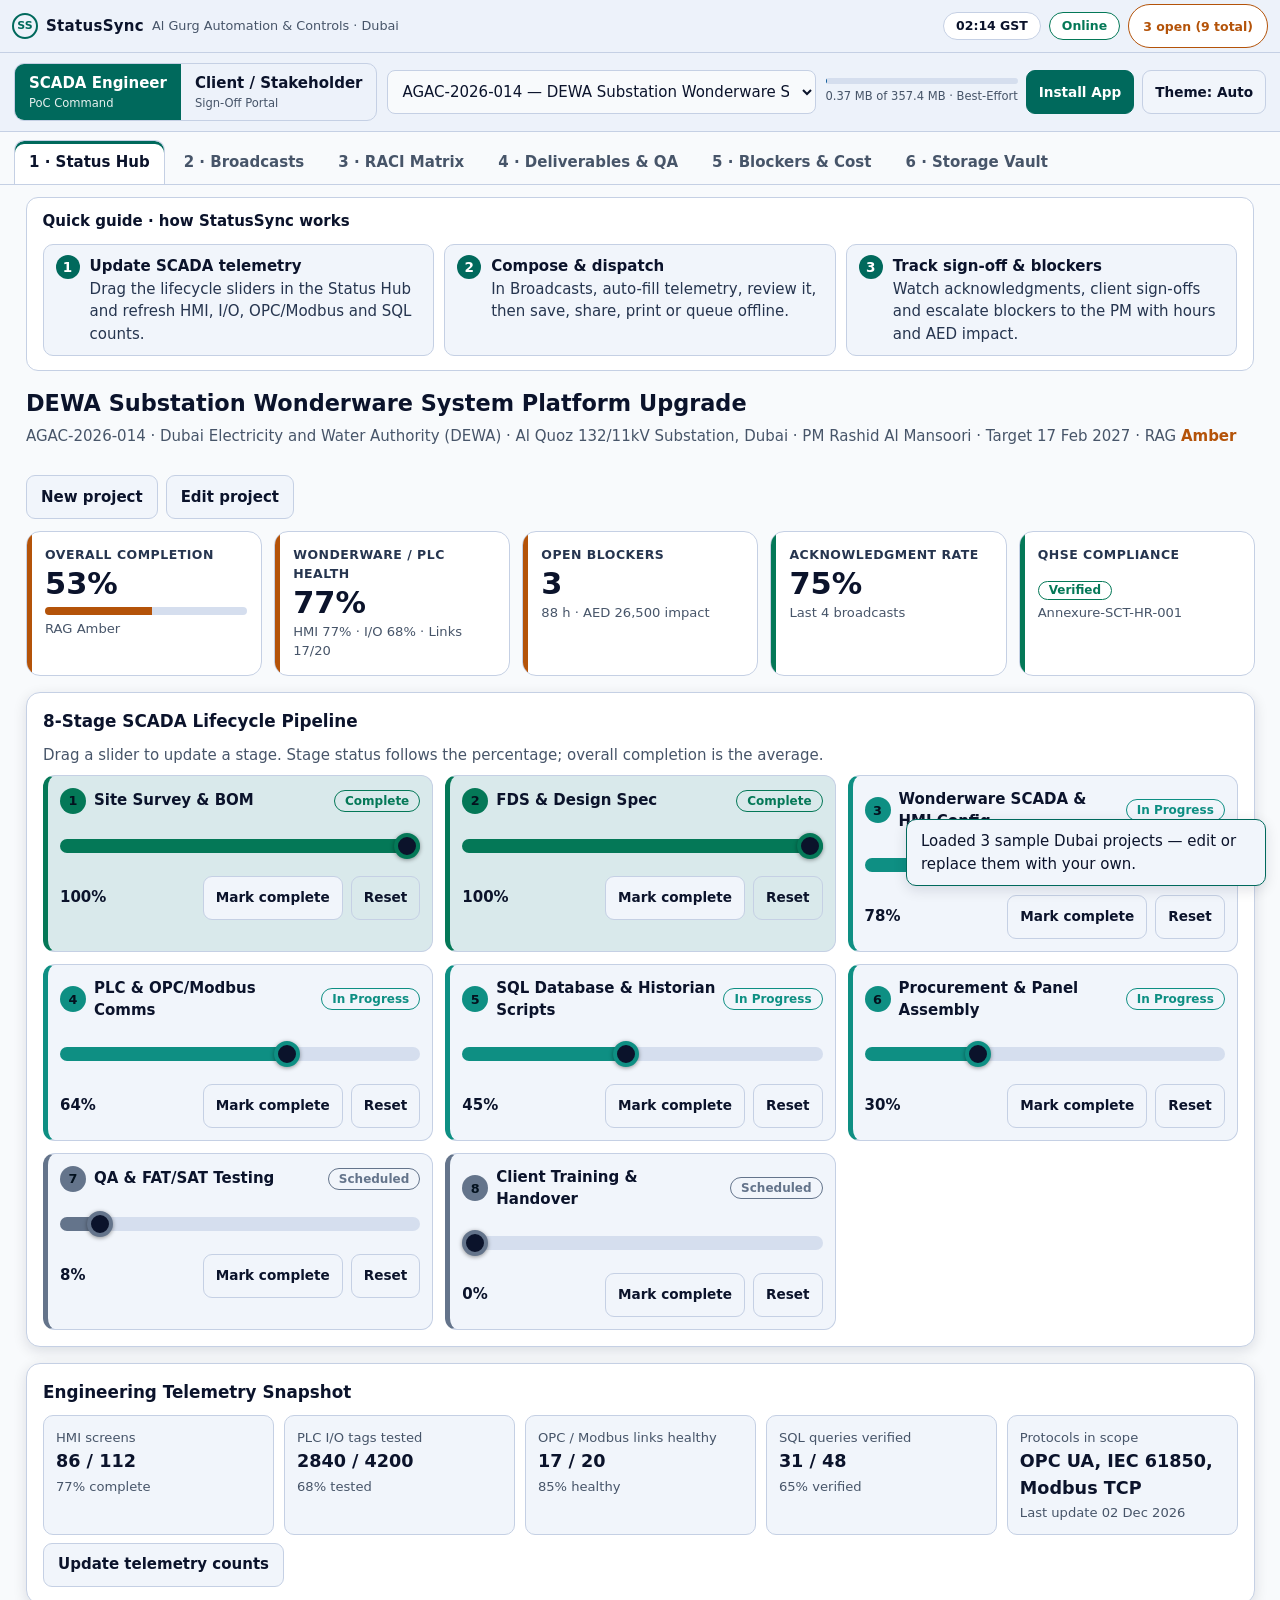
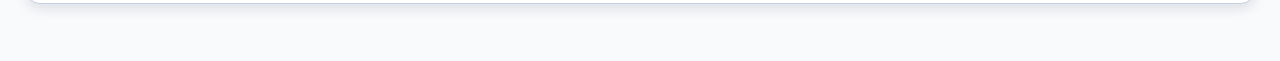
<file: index.html>
<!doctype html>
<html lang="en" data-theme="dark">
<head>
<meta charset="utf-8">
<meta name="viewport" content="width=device-width, initial-scale=1, viewport-fit=cover">
<title>StatusSync — SCADA Project Status &amp; Client Communication Hub</title>
<meta name="description" content="StatusSync Portal: SCADA project status broadcasts, RACI, deliverables and blocker escalation for Al Gurg Automation and Controls, Dubai.">
<meta name="theme-color" content="#0B132B" media="(prefers-color-scheme: dark)">
<meta name="theme-color" content="#F8FAFC" media="(prefers-color-scheme: light)">
<script>
/* Apply saved or system theme before first paint (no flash, no layout shift). */
(function () {
  var t = null;
  try { t = localStorage.getItem('ss_theme'); } catch (e) {}
  if (t !== 'light' && t !== 'dark') t = window.matchMedia && matchMedia('(prefers-color-scheme: light)').matches ? 'light' : 'dark';
  document.documentElement.setAttribute('data-theme', t);
  var c = t === 'light' ? '#F8FAFC' : '#0B132B';
  document.querySelectorAll('meta[name="theme-color"]').forEach(function (m) { m.setAttribute('content', c); });
})();
</script>
<meta name="color-scheme" content="dark light">
<link rel="manifest" href="./manifest.webmanifest">
<link rel="icon" href="./favicon.ico" sizes="any">
<link rel="icon" type="image/svg+xml" href="./favicon.svg">
<link rel="icon" type="image/png" sizes="32x32" href="./icons/favicon-32x32.png">
<link rel="icon" type="image/png" sizes="16x16" href="./icons/favicon-16x16.png">
<meta name="apple-mobile-web-app-capable" content="yes">
<meta name="mobile-web-app-capable" content="yes">
<meta name="apple-mobile-web-app-status-bar-style" content="black-translucent">
<meta name="apple-mobile-web-app-title" content="StatusSync">
<link rel="apple-touch-icon" href="./apple-touch-icon.png">
<link rel="stylesheet" href="./css/styles.css">
</head>
<body data-persona="engineer">
<a class="skip" href="#main">Skip to main content</a>

<div id="titlebar" role="banner">
  <div class="tb-brand"><span class="tb-logo" aria-hidden="true">SS</span><span class="tb-name">StatusSync</span><span class="tb-sub">Al Gurg Automation &amp; Controls · Dubai</span></div>
  <div class="tb-right">
    <span id="tbClock" class="pill" title="Dubai time (GST)">--:--</span>
    <span id="netPill" class="pill ok" role="status">Online</span>
    <button type="button" id="badgePill" class="pill" aria-live="polite" title="Open blockers: this project (portfolio total). Click to view the Blockers board.">0 Open</button>
  </div>
</div>

<div id="updateBanner" class="update-banner" role="status" hidden>
  <span>New version available.</span>
  <button type="button" id="updateBtn" class="btn small primary">Refresh</button>
  <button type="button" id="updateDismiss" class="btn small ghost" aria-label="Dismiss update notice">Later</button>
</div>

<header class="cmdbar">
  <div class="persona" role="group" aria-label="Viewing mode">
    <button type="button" class="seg active" data-persona="engineer" aria-pressed="true">SCADA Engineer <small>PoC Command</small></button>
    <button type="button" class="seg" data-persona="client" aria-pressed="false">Client / Stakeholder <small>Sign-Off Portal</small></button>
  </div>
  <div class="cmd-project">
    <label for="projectSelect" class="sr">Project</label>
    <select id="projectSelect" aria-label="Select project"></select>
  </div>
  <div class="cmd-actions">
    <div class="mini-gauge" id="miniGauge" title="Storage usage" aria-live="polite">
      <div class="mini-track"><span id="miniFill"></span></div>
      <small id="miniText">Storage…</small>
    </div>
    <button type="button" id="installBtn" class="btn small primary" hidden>Install App</button>
    <button type="button" id="themeBtn" class="btn small" aria-label="Change theme: auto, light or dark">Theme: Auto</button>
  </div>
</header>

<div id="modeBar" class="mode-bar" role="region" aria-label="Viewing mode" hidden>
  <p><strong>Client &amp; Stakeholder Sign-Off View (read-only telemetry).</strong> You can acknowledge broadcasts, sign off deliverables and export transmittals. Switch to SCADA Engineer Command Mode to edit progress, compose broadcasts or manage blockers.</p>
  <button type="button" class="btn small primary" id="modeSwitchBtn">Switch to Engineer Mode</button>
  <button type="button" class="btn small ghost" id="modeDismissBtn" aria-label="Dismiss this notice">Dismiss</button>
</div>

<nav class="tabs" role="tablist" aria-label="Portal sections">
  <button role="tab" id="tab-dashboard" aria-controls="panel-dashboard" aria-selected="true" data-tab="dashboard">1 · Status Hub</button>
  <button role="tab" id="tab-broadcast" aria-controls="panel-broadcast" aria-selected="false" tabindex="-1" data-tab="broadcast">2 · Broadcasts</button>
  <button role="tab" id="tab-raci" aria-controls="panel-raci" aria-selected="false" tabindex="-1" data-tab="raci">3 · RACI Matrix</button>
  <button role="tab" id="tab-deliverables" aria-controls="panel-deliverables" aria-selected="false" tabindex="-1" data-tab="deliverables">4 · Deliverables &amp; QA</button>
  <button role="tab" id="tab-blockers" aria-controls="panel-blockers" aria-selected="false" tabindex="-1" data-tab="blockers">5 · Blockers &amp; Cost</button>
  <button role="tab" id="tab-vault" class="engineer-only" aria-controls="panel-vault" aria-selected="false" tabindex="-1" data-tab="vault">6 · Storage Vault</button>
</nav>

<details class="guide" id="guide" open>
  <summary>Quick guide · how StatusSync works</summary>
  <ol>
    <li><b>Update SCADA telemetry</b>Drag the lifecycle sliders in the Status Hub and refresh HMI, I/O, OPC/Modbus and SQL counts.</li>
    <li><b>Compose &amp; dispatch</b>In Broadcasts, auto-fill telemetry, review it, then save, share, print or queue offline.</li>
    <li><b>Track sign-off &amp; blockers</b>Watch acknowledgments, client sign-offs and escalate blockers to the PM with hours and AED impact.</li>
  </ol>
</details>

<main id="main" tabindex="-1">
<div class="skel" id="skel" aria-hidden="true"><div></div><div></div><div></div></div>

  <!-- TAB 1 -->
  <section id="panel-dashboard" role="tabpanel" aria-labelledby="tab-dashboard">
    <div class="section-head">
      <div>
        <h1 id="projTitle">Project</h1>
        <p id="projMeta" class="muted"></p>
      </div>
      <div class="row-actions engineer-only">
        <button type="button" class="btn" id="newProjectBtn">New project</button>
        <button type="button" class="btn" id="editProjectBtn">Edit project</button>
      </div>
    </div>
    <div id="kpiGrid" class="kpi-grid" aria-live="polite"></div>
    <div class="card">
      <h2>8-Stage SCADA Lifecycle Pipeline</h2>
      <p class="muted client-hide">Drag a slider to update a stage. Stage status follows the percentage; overall completion is the average.</p>
      <ol id="pipeline" class="pipeline"></ol>
    </div>
    <div class="card" id="telemetryCard">
      <h2>Engineering Telemetry Snapshot</h2>
      <div id="telemetryGrid" class="tele-grid"></div>
      <div class="row-actions engineer-only"><button type="button" class="btn" id="editTelemetryBtn">Update telemetry counts</button></div>
    </div>
  </section>

  <!-- TAB 2 -->
  <section id="panel-broadcast" role="tabpanel" aria-labelledby="tab-broadcast" hidden>
    <div class="section-head"><h1>Status Broadcast &amp; Transmittal</h1></div>
    <div class="card engineer-only" id="composerCard">
      <h2>Compose status update</h2>
      <form id="composerForm" autocomplete="off">
        <div class="grid-3">
          <label>Update type
            <select id="cmpType"><option>Weekly</option><option>Daily</option><option>Milestone</option><option>Urgent</option></select>
          </label>
          <label>Report reference
            <input id="cmpRef" type="text" required>
          </label>
          <label>Document control no.
            <input id="cmpDoc" type="text" readonly>
          </label>
        </div>
        <fieldset class="chips">
          <legend>Send to (by role)</legend>
          <div id="cmpRoles"></div>
        </fieldset>
        <label>Executive summary<textarea id="cmpSummary" rows="2" required></textarea></label>
        <div class="grid-compose">
          <label>Wonderware SCADA / HMI progress<textarea id="cmpScada" rows="2"></textarea></label>
          <label>PLC &amp; OPC/Modbus communication status<textarea id="cmpPlc" rows="2"></textarea></label>
          <label>SQL database &amp; Historian status<textarea id="cmpSql" rows="2"></textarea></label>
          <label>Site survey / BOM / procurement<textarea id="cmpBom" rows="2"></textarea></label>
          <label class="span-2">QA &amp; QHSE notes (Annexure-SCT-HR-001)<textarea id="cmpQa" rows="2"></textarea></label>
        </div>
        <div class="row-actions wrap composer-actions">
          <button type="button" class="btn" id="autoFillBtn">Auto-fill engineering telemetry</button>
          <button type="submit" class="btn primary" id="saveBroadcastBtn">Save to portal feed</button>
          <button type="button" class="btn" id="copyWaBtn">Copy WhatsApp / Teams brief</button>
          <button type="button" class="btn" id="shareBtn">Share…</button>
          <button type="button" class="btn" id="printBtn">Printable / PDF transmittal</button>
          <button type="button" class="btn" id="queueBtn">Queue offline (background sync)</button>
        </div>
        <p id="composerMsg" class="muted" role="status"></p>
      </form>
    </div>
    <div class="card">
      <h2>Broadcast history</h2>
      <div class="filters">
        <label class="sr" for="histSearch">Search broadcasts</label>
        <input id="histSearch" type="search" placeholder="Search reference or summary…">
        <label class="sr" for="histQuarter">Quarter</label>
        <select id="histQuarter"><option value="">All quarters</option></select>
        <label class="check"><input type="checkbox" id="histArchive"> Include cold archive</label>
      </div>
      <ul id="historyList" class="timeline"></ul>
      <div class="row-actions"><button type="button" class="btn" id="histMore" hidden>Load older entries</button></div>
    </div>
  </section>

  <!-- TAB 3 -->
  <section id="panel-raci" role="tabpanel" aria-labelledby="tab-raci" hidden>
    <div class="section-head">
      <h1>Participant &amp; Stakeholder RACI Matrix</h1>
      <div class="row-actions engineer-only">
        <button type="button" class="btn" id="addParticipantBtn">Add participant</button>
        <button type="button" class="btn" id="pickContactBtn">Pick from contacts</button>
      </div>
    </div>
    <div class="card">
      <div class="filters">
        <label for="raciFilter" class="sr">Filter by RACI</label>
        <select id="raciFilter">
          <option value="">All RACI roles</option><option value="R">Responsible</option><option value="A">Accountable</option>
          <option value="C">Consulted</option><option value="I">Informed</option>
        </select>
        <label for="raciRole" class="sr">Filter by role</label>
        <select id="raciRole"><option value="">All roles</option></select>
      </div>
      <div class="table-wrap">
        <table class="grid" id="raciTable">
          <thead><tr><th>Name</th><th>Organisation</th><th>Role</th><th>RACI</th><th>Preferred channel</th><th>Last contacted</th><th>Days since status</th><th class="engineer-only">Actions</th></tr></thead>
          <tbody></tbody>
        </table>
      </div>
    </div>
    <div class="card">
      <h2>Communication log</h2>
      <ul id="commList" class="timeline"></ul>
      <div class="row-actions"><button type="button" class="btn" id="commMore" hidden>Load older entries</button></div>
    </div>
  </section>

  <!-- TAB 4 -->
  <section id="panel-deliverables" role="tabpanel" aria-labelledby="tab-deliverables" hidden>
    <div class="section-head">
      <h1>SCADA Deliverables, BOM &amp; QA Tracker</h1>
      <div class="row-actions">
        <button type="button" class="btn engineer-only" id="addDeliverableBtn">Add deliverable</button>
        <button type="button" class="btn" id="exportDeliverablesBtn">Export CSV</button>
      </div>
    </div>
    <div class="card">
      <div class="filters">
        <label for="delCategory" class="sr">Category</label>
        <select id="delCategory"><option value="">All categories</option></select>
        <label for="delStatus" class="sr">Status</label>
        <select id="delStatus"><option value="">All statuses</option><option>Not Started</option><option>In Progress</option><option>Blocked</option><option>Complete</option></select>
      </div>
      <div id="deliverableList"></div>
    </div>
  </section>

  <!-- TAB 5 -->
  <section id="panel-blockers" role="tabpanel" aria-labelledby="tab-blockers" hidden>
    <div class="section-head">
      <h1>PM Blocker, Working Hours &amp; Expenditure Board</h1>
      <div class="row-actions engineer-only"><button type="button" class="btn primary" id="addBlockerBtn">Log blocker</button></div>
    </div>
    <div id="blockerKpis" class="kpi-grid small"></div>
    <div id="blockerBoard" class="board"></div>
  </section>

  <!-- TAB 6 -->
  <section id="panel-vault" role="tabpanel" aria-labelledby="tab-vault" hidden class="engineer-only">
    <div class="section-head"><h1>3-Year Storage Vault, OPFS Files &amp; PWA Diagnostics</h1></div>
    <div class="grid-2 vault-grid">
      <div class="card">
        <h2>Storage telemetry &amp; 3-year capacity</h2>
        <div class="gauge" role="img" aria-label="Storage quota used"><div class="gauge-fill" id="gaugeFill"></div></div>
        <dl id="storageStats" class="stats"></dl>
        <div class="row-actions"><button type="button" class="btn" id="refreshStorageBtn">Refresh</button><button type="button" class="btn" id="persistBtn">Request persistent storage</button></div>
      </div>
      <div class="card">
        <h2>Attachments (OPFS)</h2>
        <p class="muted">Signed FAT/SAT sheets, architecture diagrams, MOM PDFs, site photos — stored on this device for the selected project.</p>
        <label class="file-btn btn">Add files<input type="file" id="attachInput" multiple hidden></label>
        <ul id="attachList" class="plain-list"></ul>
      </div>
      <div class="card">
        <h2>Cold archive compactor</h2>
        <p class="muted">Broadcasts and communication entries older than 6 months are compressed per quarter and stay searchable.</p>
        <div class="row-actions wrap">
          <button type="button" class="btn" id="compactPreviewBtn">Preview</button>
          <button type="button" class="btn primary" id="compactBtn">Compact now</button>
        </div>
        <div class="filters"><input id="archSearch" type="search" placeholder="Search archived records…" aria-label="Search archived records"><button type="button" class="btn" id="archSearchBtn">Search</button></div>
        <p id="compactMsg" class="muted" role="status"></p>
        <ul id="archiveList" class="plain-list"></ul>
      </div>
      <div class="card">
        <h2>Backup &amp; restore</h2>
        <p class="muted">One-click full snapshot of every store (attachment files are listed, not embedded).</p>
        <div class="row-actions wrap">
          <button type="button" class="btn primary" id="exportBtn">Export snapshot (.json)</button>
          <button type="button" class="btn" id="importBtn">Import snapshot…</button>
          <input type="file" id="importInput" accept=".json,application/json" hidden>
          <button type="button" class="btn danger" id="reseedBtn" title="Restore the 3 sample Dubai projects; your own projects are kept">Reset Demo Data</button>
        </div>
        <label class="check"><input type="checkbox" id="importReplace"> Replace existing data on import</label>
        <p id="backupMsg" class="muted" role="status"></p>
      </div>
    </div>
    <div class="card">
      <h2>PWA capabilities status board</h2>
      <div id="pwaBoard" class="tele-grid"></div>
    </div>
  </section>
</main>

<dialog id="formDialog" aria-labelledby="formTitle">
  <form method="dialog" id="dialogForm">
    <h2 id="formTitle"></h2>
    <div id="formFields"></div>
    <div class="row-actions end">
      <button type="button" class="btn ghost" id="formCancel">Cancel</button>
      <button type="submit" class="btn primary" id="formOk">Save</button>
    </div>
  </form>
</dialog>

<dialog id="installDialog" aria-labelledby="installTitle">
  <h2 id="installTitle">Install StatusSync Portal</h2>
  <p class="muted">Install for a home-screen icon, a full-screen app window and offline access to your projects.</p>
  <ul class="install-steps">
    <li data-platform="ios">
      <h3>iPhone / iPad (Safari)</h3>
      <p><b>1.</b> Tap the <b>Share</b> button <svg viewBox="0 0 24 24" fill="none" stroke="currentColor" stroke-width="2" stroke-linecap="round" stroke-linejoin="round" aria-hidden="true"><path d="M12 15V3M8 7l4-4 4 4"/><path d="M6 11H5a1 1 0 0 0-1 1v8a1 1 0 0 0 1 1h14a1 1 0 0 0 1-1v-8a1 1 0 0 0-1-1h-1"/></svg> in the Safari toolbar.</p>
      <p><b>2.</b> Scroll down and tap <b>Add to Home Screen</b>.</p>
      <p><b>3.</b> Tap <b>Add</b>. StatusSync appears on your Home Screen and opens full-screen.</p>
    </li>
    <li data-platform="desktop">
      <h3>Desktop (Chrome / Edge)</h3>
      <p><b>1.</b> Click the <b>Install</b> icon <svg viewBox="0 0 24 24" fill="none" stroke="currentColor" stroke-width="2" stroke-linecap="round" stroke-linejoin="round" aria-hidden="true"><rect x="3" y="4" width="18" height="12" rx="2"/><path d="M12 8v5M9.5 10.5L12 13l2.5-2.5M8 20h8"/></svg> at the right end of the address bar.</p>
      <p><b>2.</b> No icon? Open the browser menu (<b>⋮</b>) and choose <b>Install StatusSync…</b></p>
      <p><b>3.</b> Confirm <b>Install</b>, then pin the app to your taskbar or Dock.</p>
    </li>
    <li data-platform="android">
      <h3>Android (Chrome)</h3>
      <p><b>1.</b> Open the Chrome menu <b>⋮</b>.</p>
      <p><b>2.</b> Tap <b>Install app</b> (or <b>Add to Home screen</b>).</p>
      <p><b>3.</b> Confirm. The app opens without browser bars and works offline.</p>
    </li>
  </ul>
  <form method="dialog" class="row-actions end"><button type="submit" class="btn primary">Got it</button></form>
</dialog>

<div id="liveRegion" class="sr" role="status" aria-live="polite" aria-atomic="true"></div>
<div id="toasts" class="toasts" aria-live="polite" aria-atomic="false"></div>

<script src="./js/db.js"></script>
<script src="./js/reports.js"></script>
<script src="./js/app.js"></script>
</body>
</html>
</file>
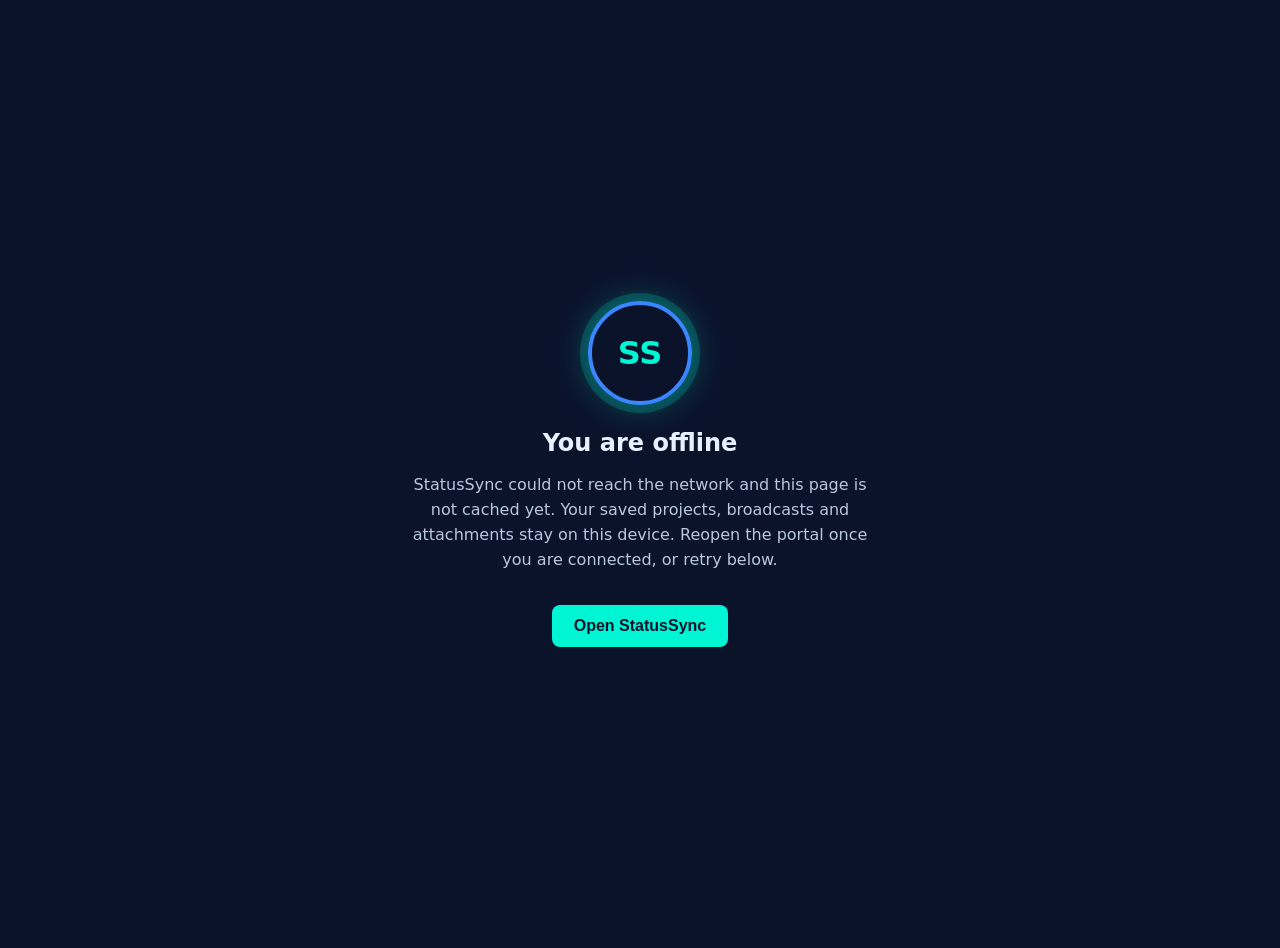
<file: offline.html>
<!doctype html>
<html lang="en">
<head>
<meta charset="utf-8">
<meta name="viewport" content="width=device-width, initial-scale=1">
<meta name="theme-color" content="#0B132B">
<title>StatusSync — Offline</title>
<style>
  :root { color-scheme: dark; }
  body { margin:0; min-height:100vh; display:grid; place-items:center; background:#0B132B; color:#E6F1FF; font-family:system-ui,-apple-system,"Segoe UI",Roboto,sans-serif; padding:24px; }
  main { max-width:460px; text-align:center; }
  .ring { width:96px; height:96px; margin:0 auto 24px; border-radius:50%; border:4px solid #3A86FF; box-shadow:0 0 0 8px rgba(0,245,212,.18), 0 0 32px rgba(0,245,212,.35); display:grid; place-items:center; font-weight:800; font-size:32px; color:#00F5D4; }
  h1 { margin:0 0 8px; font-size:1.5rem; }
  p { color:#B8C7DC; line-height:1.55; }
  button { margin-top:16px; background:#00F5D4; color:#0B132B; border:0; border-radius:8px; padding:12px 22px; font-weight:700; font-size:1rem; cursor:pointer; }
  button:focus-visible { outline:3px solid #fff; outline-offset:2px; }
</style>
</head>
<body>
<main>
  <div class="ring" aria-hidden="true">SS</div>
  <h1>You are offline</h1>
  <p>StatusSync could not reach the network and this page is not cached yet. Your saved projects, broadcasts and attachments stay on this device. Reopen the portal once you are connected, or retry below.</p>
  <button type="button" onclick="location.href='./index.html'">Open StatusSync</button>
</main>
</body>
</html>
</file>
<file: css/styles.css>
/* StatusSync Portal — Al Gurg Automation & Controls · Dubai Edition (v2) */
:root, [data-theme="dark"] {
  --bg: #0B132B; --bg2: #0F1A38; --card: #131F3E; --card2: #1A2850; --line: #2C3E72;
  --text: #F8FAFC; --text2: #CBD5E1; --muted: #94A3B8;
  --accent: #00F5D4; --accent-ink: #04121F; --blue: #7DB1FF;
  --c-complete: #10B981; --c-progress: #00F5D4; --c-delayed: #F59E0B; --c-pending: #64748B; --c-bad: #FF6B6B;
  --track: #263662; --focus: #00F5D4;
  --shadow: 0 6px 20px rgba(0,0,0,.35);
  color-scheme: dark;
}
[data-theme="light"] {
  --bg: #F8FAFC; --bg2: #EDF2FA; --card: #FFFFFF; --card2: #F1F5FB; --line: #C5D0E4;
  --text: #0B132B; --text2: #26354F; --muted: #475569;
  --accent: #00695C; --accent-ink: #FFFFFF; --blue: #1D4ED8;
  --c-complete: #047857; --c-progress: #0E8F83; --c-delayed: #B45309; --c-pending: #64748B; --c-bad: #B3261E;
  --track: #D5DEEE; --focus: #00695C;
  --shadow: 0 4px 14px rgba(11,19,43,.12);
  color-scheme: light;
}
* { box-sizing: border-box; }
html { -webkit-text-size-adjust: 100%; overflow-x: hidden; }
body {
  margin: 0; background: var(--bg); color: var(--text);
  font: 15px/1.5 system-ui, -apple-system, "Segoe UI", Roboto, "Helvetica Neue", Arial, sans-serif;
  padding: 0 env(safe-area-inset-right) env(safe-area-inset-bottom) env(safe-area-inset-left);
  min-height: 100vh; overflow-x: clip;
}
h1 { font-size: 1.4rem; margin: 0 0 4px; }
h2 { font-size: 1.05rem; margin: 0 0 10px; }
h3 { margin: 0; }
p { margin: 0 0 8px; }
.muted { color: var(--muted); }
.sr { position: absolute; width: 1px; height: 1px; overflow: hidden; clip: rect(0 0 0 0); white-space: nowrap; }
.skip { position: absolute; left: -999px; top: 0; background: var(--accent); color: var(--accent-ink); padding: 10px 16px; z-index: 100; }
.skip:focus { left: 8px; top: 8px; }
:focus-visible { outline: 2px solid var(--focus); outline-offset: 2px; }
[hidden] { display: none !important; }

/* Title bar / Window Controls Overlay */
#titlebar {
  display: flex; align-items: center; justify-content: space-between; gap: 12px;
  padding: calc(env(safe-area-inset-top) + 4px) 12px 4px; min-height: 44px;
  background: var(--bg2); border-bottom: 1px solid var(--line);
  -webkit-app-region: drag; app-region: drag; user-select: none;
}
@media (display-mode: window-controls-overlay) {
  #titlebar {
    position: fixed; top: 0; left: env(titlebar-area-x, 0); width: env(titlebar-area-width, 100%);
    height: env(titlebar-area-height, 40px); min-height: 0; padding: 0 10px; z-index: 50;
  }
  body { padding-top: env(titlebar-area-height, 40px); }
}
#titlebar .pill, #titlebar button { -webkit-app-region: no-drag; app-region: no-drag; }
.tb-brand { display: flex; align-items: center; gap: 8px; min-width: 0; }
.tb-logo { display: inline-grid; place-items: center; width: 26px; height: 26px; border-radius: 50%; border: 2px solid var(--accent); color: var(--accent); font-weight: 800; font-size: 11px; flex: none; }
.tb-name { font-weight: 800; letter-spacing: .02em; }
.tb-sub { color: var(--muted); font-size: .8rem; white-space: nowrap; overflow: hidden; text-overflow: ellipsis; }
.tb-right { display: flex; gap: 8px; align-items: center; }
.pill { display: inline-flex; align-items: center; padding: 2px 12px; min-height: 28px; border-radius: 999px; font-size: .78rem; font-weight: 600; border: 1px solid var(--line); background: var(--card); color: var(--text); white-space: nowrap; flex-shrink: 0; font-family: inherit; }
button.pill { cursor: pointer; min-height: 44px; padding: 2px 14px; }
button.pill:hover { border-color: var(--accent); }
.pill.ok { border-color: var(--c-complete); color: var(--c-complete); }
.pill.bad { border-color: var(--c-bad); color: var(--c-bad); }
.pill.warn { border-color: var(--c-delayed); color: var(--c-delayed); }

.update-banner { display: flex; align-items: center; gap: 10px; justify-content: center; padding: 8px 12px; background: var(--accent); color: var(--accent-ink); font-weight: 600; flex-wrap: wrap; }
.update-banner .btn { color: var(--text); }

/* Command bar */
.cmdbar { display: flex; flex-wrap: wrap; gap: 10px; align-items: center; padding: 10px 14px; background: var(--bg2); border-bottom: 1px solid var(--line); }
.persona { display: inline-flex; border: 1px solid var(--line); border-radius: 10px; overflow: hidden; }
.seg { background: transparent; color: var(--text); border: 0; padding: 8px 14px; min-height: 48px; cursor: pointer; font: inherit; font-weight: 600; text-align: left; }
.seg small { display: block; font-weight: 400; color: var(--muted); font-size: .72rem; }
.seg.active { background: var(--accent); color: var(--accent-ink); }
.seg.active small { color: var(--accent-ink); opacity: .9; }
.cmd-project { flex: 1 1 240px; min-width: 180px; }
.cmd-project select { width: 100%; }
.cmd-actions { display: flex; gap: 8px; align-items: center; margin-left: auto; flex-wrap: wrap; }
.mini-gauge { min-width: 150px; }
.mini-track { height: 6px; background: var(--track); border-radius: 4px; overflow: hidden; }
.mini-track span { display: block; height: 100%; width: 0; background: linear-gradient(90deg, var(--accent), var(--blue)); }
.mini-gauge small { color: var(--muted); font-size: .72rem; }

/* Client-mode context bar and quick guide */
.mode-bar { display: flex; align-items: center; gap: 12px; flex-wrap: wrap; padding: 10px 14px; background: color-mix(in srgb, var(--c-delayed) 18%, var(--bg)); border-bottom: 2px solid var(--c-delayed); color: var(--text); }
.mode-bar p { margin: 0; flex: 1 1 320px; }
.guide { margin: 12px auto 0; width: min(95vw, 1440px); background: var(--card); border: 1px solid var(--line); border-radius: 12px; }
.guide summary { cursor: pointer; padding: 12px 16px; font-weight: 700; min-height: 44px; display: flex; align-items: center; }
.guide ol { display: grid; grid-template-columns: repeat(auto-fit, minmax(230px, 1fr)); gap: 10px; margin: 0; padding: 0 16px 14px; list-style: none; counter-reset: g; }
.guide li { counter-increment: g; background: var(--card2); border: 1px solid var(--line); border-radius: 10px; padding: 10px 12px 10px 46px; position: relative; color: var(--text2); }
.guide li::before { content: counter(g); position: absolute; left: 12px; top: 10px; width: 24px; height: 24px; border-radius: 50%; display: grid; place-items: center; background: var(--accent); color: var(--accent-ink); font-weight: 800; font-size: .85rem; }
.guide li b { color: var(--text); display: block; }

/* Tabs */
.tabs { display: flex; gap: 4px; overflow-x: auto; padding: 8px 14px 0; border-bottom: 1px solid var(--line); background: var(--bg); scrollbar-width: thin; }
.tabs button { flex: 0 0 auto; background: transparent; color: var(--muted); border: 1px solid transparent; border-bottom: 0; padding: 10px 14px; min-height: 44px; border-radius: 10px 10px 0 0; cursor: pointer; font: inherit; font-weight: 600; }
.tabs button:hover { color: var(--text); }
.tabs button[aria-selected="true"] { background: var(--card); color: var(--text); border-color: var(--line); box-shadow: inset 0 3px 0 var(--accent); }

main { width: min(96vw, 1480px); max-width: 1480px; margin: 0 auto; padding: 16px 0 40px; container-type: inline-size; container-name: main; min-height: 70vh; }
main:focus { outline: none; }
.section-head { display: flex; justify-content: space-between; align-items: flex-start; gap: 12px; flex-wrap: wrap; margin-bottom: 12px; }
.card { background: var(--card); border: 1px solid var(--line); border-radius: 14px; padding: 16px; margin-bottom: 16px; box-shadow: var(--shadow); }

/* Controls */
.btn { display: inline-flex; align-items: center; justify-content: center; gap: 6px; padding: 9px 14px; border-radius: 9px; border: 1px solid var(--line); background: var(--card2); color: var(--text); cursor: pointer; font: inherit; font-weight: 600; min-height: 44px; min-width: 44px; text-decoration: none; white-space: nowrap; }
.btn:hover { border-color: var(--accent); }
.btn.primary { background: var(--accent); color: var(--accent-ink); border-color: var(--accent); }
.btn.ghost { background: transparent; }
.btn.small { padding: 6px 12px; font-size: .85rem; }
.btn.danger { border-color: var(--c-bad); color: var(--c-bad); }
.btn:disabled { opacity: .5; cursor: not-allowed; }
.row-actions { display: flex; gap: 8px; align-items: center; margin-top: 8px; flex-wrap: wrap; }
.row-actions.end { justify-content: flex-end; margin-top: 16px; }
input, select, textarea { font: inherit; color: var(--text); background: var(--bg); border: 1px solid var(--line); border-radius: 8px; padding: 8px 10px; width: 100%; min-height: 44px; }
textarea { resize: vertical; }
label { display: block; font-weight: 600; font-size: .85rem; margin-bottom: 10px; color: var(--text2); }
label > input, label > select, label > textarea { margin-top: 4px; font-weight: 400; }
label.check { display: flex; align-items: center; gap: 10px; font-weight: 500; min-height: 44px; margin-bottom: 0; cursor: pointer; }
label.check input { width: 24px; height: 24px; min-height: 0; flex: none; }
input[type="checkbox"] { accent-color: var(--accent); }
fieldset.chips { border: 1px solid var(--line); border-radius: 10px; margin: 0 0 12px; padding: 4px 12px 8px; }
fieldset.chips legend { color: var(--text2); font-size: .85rem; font-weight: 600; padding: 0 6px; }
fieldset.chips label.check { display: inline-flex; margin: 0 14px 0 0; color: var(--text); }
.grid-2 { display: grid; grid-template-columns: repeat(auto-fit, minmax(min(100%, 340px), 1fr)); gap: 12px; }
.grid-3 { display: grid; grid-template-columns: repeat(auto-fit, minmax(200px, 1fr)); gap: 12px; }
.filters { display: flex; flex-wrap: wrap; gap: 8px; margin-bottom: 12px; align-items: center; }
.filters input[type="search"] { flex: 1 1 220px; width: auto; }
.filters select { width: auto; min-width: 160px; }

/* Unified progress track: meter (read-only) and range (engineer) share one look */
.meter, input[type="range"].track {
  --progress: 0%; --fill: var(--c-progress);
  display: block; width: 100%; height: 14px; border-radius: 8px; padding: 0; min-height: 0; border: 0;
  background: linear-gradient(90deg, var(--fill) var(--progress), var(--track) var(--progress));
}
.meter { overflow: hidden; }
input[type="range"].track { -webkit-appearance: none; appearance: none; margin: 0; cursor: pointer; }
input[type="range"].track::-webkit-slider-runnable-track { height: 14px; background: transparent; border-radius: 8px; }
input[type="range"].track::-moz-range-track { height: 14px; background: transparent; border-radius: 8px; }
input[type="range"].track::-moz-range-progress { background: transparent; }
input[type="range"].track::-webkit-slider-thumb { -webkit-appearance: none; width: 26px; height: 26px; margin-top: -6px; border-radius: 50%; background: var(--text); border: 4px solid var(--fill); box-shadow: 0 1px 4px rgba(0,0,0,.4); }
input[type="range"].track::-moz-range-thumb { width: 18px; height: 18px; border-radius: 50%; background: var(--text); border: 4px solid var(--fill); }
input[type="range"].track:focus-visible { outline: 2px solid var(--focus); outline-offset: 6px; }
.st-complete { --fill: var(--c-complete); --sc: var(--c-complete); }
.st-progress { --fill: var(--c-progress); --sc: var(--c-progress); }
.st-delayed { --fill: var(--c-delayed); --sc: var(--c-delayed); }
.st-pending { --fill: var(--c-pending); --sc: var(--c-pending); }

/* KPI */
.kpi-grid { display: grid; grid-template-columns: repeat(auto-fit, minmax(190px, 1fr)); gap: 12px; margin-bottom: 16px; }
.kpi { background: var(--card); border: 1px solid var(--line); border-radius: 14px; padding: 14px 14px 14px 18px; position: relative; overflow: hidden; min-height: 118px; }
.kpi::before { content: ""; position: absolute; left: 0; top: 0; bottom: 0; width: 5px; background: var(--accent); }
.kpi.warn::before { background: var(--c-delayed); } .kpi.bad::before { background: var(--c-bad); } .kpi.ok::before { background: var(--c-complete); }
.kpi .label { color: var(--text2); font-size: .78rem; font-weight: 700; text-transform: uppercase; letter-spacing: .04em; }
.kpi .value { font-size: 1.9rem; font-weight: 800; line-height: 1.25; }
.kpi .note { color: var(--muted); font-size: .82rem; }
.kpi .meter { margin: 4px 0; height: 8px; }
.badge { display: inline-flex; align-items: center; padding: 1px 10px; border-radius: 999px; font-weight: 700; font-size: .75rem; border: 1px solid currentColor; white-space: nowrap; flex-shrink: 0; color: var(--text2); }
.badge.ok { color: var(--c-complete); } .badge.warn { color: var(--c-delayed); } .badge.bad { color: var(--c-bad); } .badge.info { color: var(--c-progress); }
.rag-Green { color: var(--c-complete); } .rag-Amber { color: var(--c-delayed); } .rag-Red { color: var(--c-bad); }

/* Pipeline */
.pipeline { list-style: none; margin: 0; padding: 0; display: grid; grid-template-columns: repeat(auto-fit, minmax(250px, 1fr)); gap: 12px; }
.stage { background: var(--card2); border: 1px solid var(--line); border-left: 5px solid var(--sc, var(--c-pending)); border-radius: 12px; padding: 12px; min-height: 104px; }
.stage.st-complete { background: color-mix(in srgb, var(--c-complete) 10%, var(--card2)); }
.stage.st-delayed { background: color-mix(in srgb, var(--c-delayed) 10%, var(--card2)); }
.stage header { display: flex; gap: 8px; align-items: center; margin-bottom: 10px; font-weight: 700; }
.stage header > span:nth-child(2) { flex: 1 1 auto; min-width: 0; }
.stage .num { display: inline-grid; place-items: center; width: 26px; height: 26px; border-radius: 50%; background: var(--sc, var(--c-pending)); color: #04121F; font-size: .8rem; flex: none; }
.stage .badge { color: var(--sc); }
.stage-foot { display: flex; align-items: center; gap: 8px; margin-top: 8px; flex-wrap: wrap; }
.stage-foot .val { margin-right: auto; }
.tele-grid { display: grid; grid-template-columns: repeat(auto-fit, minmax(210px, 1fr)); gap: 10px; }
.tele { background: var(--card2); border: 1px solid var(--line); border-radius: 10px; padding: 10px 12px; }
.tele b { display: block; font-size: 1.1rem; }
.tele span { color: var(--muted); font-size: .82rem; }

/* Lists / timeline */
.timeline, .plain-list { list-style: none; margin: 0; padding: 0; }
.timeline li { border-left: 4px solid var(--accent); background: var(--card2); border-radius: 0 12px 12px 0; padding: 12px 14px; margin-bottom: 12px; }
.timeline .ttl { display: flex; flex-wrap: wrap; gap: 8px; align-items: center; font-weight: 700; }
.timeline .ts { color: var(--muted); font-size: .8rem; font-weight: 400; }
.timeline p { margin: 6px 0; font-size: .92rem; color: var(--text2); }
.bento { display: grid; grid-template-columns: repeat(5, minmax(0, 1fr)); gap: 8px; margin: 10px 0; }
.bento .cell { background: var(--bg2); border: 1px solid var(--line); border-top: 3px solid var(--cc, var(--accent)); border-radius: 10px; padding: 8px 10px; min-width: 0; }
.bento .cell b { display: flex; align-items: center; gap: 6px; font-size: .72rem; text-transform: uppercase; letter-spacing: .05em; color: var(--text); margin-bottom: 4px; }
.bento .cell b i { font-style: normal; display: inline-grid; place-items: center; min-width: 26px; height: 20px; padding: 0 5px; border-radius: 6px; background: var(--cc, var(--accent)); color: #04121F; font-size: .68rem; font-weight: 800; }
.bento .cell span { color: var(--text2); font-size: .83rem; display: block; overflow-wrap: anywhere; }
@container main (max-width: 900px) { .bento { grid-template-columns: repeat(2, minmax(0, 1fr)); } }
@container main (max-width: 520px) { .bento { grid-template-columns: 1fr; } }
.signoff { display: flex; align-items: center; flex-wrap: wrap; gap: 4px 14px; background: var(--bg2); border: 1px solid var(--line); border-radius: 10px; padding: 6px 12px; }
.signoff .sh { font-weight: 700; font-size: .82rem; width: 100%; color: var(--text); display: flex; justify-content: space-between; gap: 8px; flex-wrap: wrap; }
.table-wrap { overflow-x: auto; }
table.grid { width: 100%; border-collapse: collapse; }
table.grid th, table.grid td { border-bottom: 1px solid var(--line); padding: 8px; text-align: left; vertical-align: middle; }
table.grid th { color: var(--text2); font-size: .78rem; text-transform: uppercase; letter-spacing: .04em; white-space: nowrap; }
tr.overdue td:nth-child(7) { color: var(--c-bad); font-weight: 700; }
.plain-list li { display: flex; justify-content: space-between; gap: 8px; align-items: center; padding: 8px 0; border-bottom: 1px solid var(--line); flex-wrap: wrap; }

/* Deliverables */
.del-group { margin-bottom: 18px; }
.del-group h3 { margin: 0 0 8px; font-size: .95rem; color: var(--blue); }
.del-row { display: grid; grid-template-columns: minmax(200px, 2fr) 130px minmax(150px, 1.2fr) auto auto; gap: 12px; align-items: center; padding: 8px 0 8px 12px; border-bottom: 1px solid var(--line); border-left: 4px solid var(--sc, var(--c-pending)); }
.del-row .t b { display: block; }
.del-row .t span { color: var(--muted); font-size: .8rem; }
.del-row .pv { display: flex; align-items: center; gap: 10px; }
.del-row .pv .val { min-width: 42px; font-weight: 700; }
@container main (max-width: 820px) { .del-row { grid-template-columns: 1fr 1fr; } .del-row .t { grid-column: 1 / -1; } }

/* Blockers */
.board { display: grid; grid-template-columns: repeat(auto-fit, minmax(290px, 1fr)); gap: 14px; }
.col { background: var(--bg2); border: 1px solid var(--line); border-radius: 14px; padding: 12px; min-height: 160px; }
.col h2 { display: flex; justify-content: space-between; align-items: center; }
.bcard { background: var(--card); border: 1px solid var(--line); border-left: 5px solid var(--muted); border-radius: 10px; padding: 10px 12px; margin-bottom: 10px; }
.bcard.sev-Critical { border-left-color: var(--c-bad); } .bcard.sev-High { border-left-color: var(--c-delayed); }
.bcard.sev-Medium { border-left-color: var(--blue); } .bcard.sev-Low { border-left-color: var(--c-complete); }
.bcard h3 { margin: 0 0 4px; font-size: .95rem; }
.bcard .meta { color: var(--text2); font-size: .8rem; }

/* Vault */
.gauge { height: 16px; border-radius: 10px; background: var(--track); overflow: hidden; margin: 6px 0 12px; }
.gauge-fill { height: 100%; width: 0; background: linear-gradient(90deg, var(--c-complete), var(--accent), var(--blue)); transition: width .4s; }
.stats { display: grid; grid-template-columns: max-content 1fr; gap: 4px 16px; margin: 0 0 10px; }
.stats dt { color: var(--text2); font-size: .85rem; white-space: nowrap; } .stats dd { margin: 0 0 6px; font-weight: 700; overflow-wrap: anywhere; }

/* Empty states + skeleton */
.empty { display: grid; justify-items: center; text-align: center; gap: 6px; padding: 22px 12px; color: var(--text2); border: 1px dashed var(--line); border-radius: 12px; background: var(--bg2); }
.empty svg { width: 64px; height: 64px; color: var(--accent); }
.empty b { color: var(--text); font-size: 1rem; }
.empty p { max-width: 38ch; margin: 0 0 4px; font-size: .88rem; }
.skel { display: none; }
main[data-loading="1"] > section { display: none !important; }
main[data-loading="1"] > .skel { display: grid; gap: 12px; }
.skel div { height: 96px; border-radius: 14px; background: linear-gradient(100deg, var(--card) 30%, var(--card2) 50%, var(--card) 70%); background-size: 200% 100%; animation: shimmer 1.2s linear infinite; border: 1px solid var(--line); }
.skel div:first-child { height: 40px; width: 55%; }
@keyframes shimmer { from { background-position: 200% 0; } to { background-position: -200% 0; } }

/* Dialog / toasts */
dialog { background: var(--card); color: var(--text); border: 1px solid var(--line); border-radius: 14px; padding: 18px; width: min(560px, 94vw); box-shadow: var(--shadow); max-height: 90vh; overflow: auto; }
dialog::backdrop { background: rgba(4, 10, 28, .65); }
.install-steps { display: grid; gap: 12px; margin: 0; padding: 0; list-style: none; }
.install-steps li { background: var(--card2); border: 1px solid var(--line); border-radius: 10px; padding: 10px 12px; }
.install-steps h3 { font-size: .95rem; margin-bottom: 4px; }
.install-steps ol { margin: 4px 0 0 18px; padding: 0; color: var(--text2); }
.toasts { position: fixed; right: calc(14px + env(safe-area-inset-right)); bottom: calc(14px + env(safe-area-inset-bottom)); display: flex; flex-direction: column; gap: 8px; z-index: 200; max-width: min(360px, 90vw); }
.toast { background: var(--card2); border: 1px solid var(--accent); border-radius: 10px; padding: 10px 14px; box-shadow: var(--shadow); color: var(--text); }
.toast.err { border-color: var(--c-bad); }

/* Client persona */
body[data-persona="client"] .engineer-only { display: none !important; }
body:not([data-persona="client"]) .client-only { display: none !important; }
body[data-persona="client"] .client-hide { display: none !important; }
body[data-persona="client"] #titlebar .tb-sub::after { content: " · Client Portal"; }

@media (max-width: 640px) {
  .tb-sub { display: none; }
  .cmd-actions { margin-left: 0; width: 100%; justify-content: space-between; }
  .seg small { display: none; }
}
@media (prefers-reduced-motion: reduce) { * { transition: none !important; animation: none !important; } }
@media print { #titlebar, .cmdbar, .tabs, .toasts, .row-actions, .mode-bar, .guide { display: none !important; } body { background: #fff; color: #000; } }

/* v2.1 additions: sign-off count, install guide, unified-progress layout inside rows */
.so-count { color: var(--c-complete); font-weight: 700; }
.pv .track, .pv .meter { flex: 1 1 auto; min-width: 80px; }
.install-steps li.current { border-color: var(--accent); box-shadow: 0 0 0 2px var(--accent); }
.install-steps p { margin: 4px 0; color: var(--text2); }
.install-steps svg { width: 18px; height: 18px; vertical-align: -3px; color: var(--accent); }
.empty .btn { margin-top: 4px; }
dialog#installDialog { width: min(640px, 94vw); }

/* 44px touch target for sliders: input is tall, the visible 14px track is painted on the track pseudo-element */
input[type="range"].track { height: 44px; background: transparent; border-radius: 0; }
input[type="range"].track::-webkit-slider-runnable-track { height: 14px; border-radius: 8px; background: linear-gradient(90deg, var(--fill) var(--progress), var(--track) var(--progress)); }
input[type="range"].track::-moz-range-track { height: 14px; border-radius: 8px; background: linear-gradient(90deg, var(--fill) var(--progress), var(--track) var(--progress)); }
input[type="range"].track:focus-visible { outline-offset: 0; border-radius: 8px; }

/* roomier pipeline columns: 8 stages sit in tidy rows, names don't wrap to 3 lines */
.pipeline { grid-template-columns: repeat(auto-fit, minmax(290px, 1fr)); }

/* title bar on phones: never overlap brand and status pills */
#titlebar { flex-wrap: wrap; row-gap: 2px; }
@media (max-width: 640px) {
  #tbClock { display: none; }
  #badgePill .pf { display: none; }
}

/* v2.2 bug-fix pass ------------------------------------------------------ */
.nowrap { white-space: nowrap; }
.guide { width: min(96vw, 1480px); }

/* Broadcast composer: balanced 3 + 2 grid, compact textareas, action bar always visible */
#composerForm label { margin-bottom: 8px; }
#composerForm textarea { min-height: 68px; }
.grid-compose { display: grid; grid-template-columns: repeat(6, minmax(0, 1fr)); gap: 0 12px; }
.grid-compose > label { grid-column: span 2; }
.grid-compose > label:nth-child(n+4) { grid-column: span 3; }   /* Site survey/BOM and QA/QHSE side by side */
@media (max-width: 900px) { .grid-compose { grid-template-columns: minmax(0, 1fr); } .grid-compose > label, .grid-compose > label:nth-child(n+4) { grid-column: auto; } }
.composer-actions { position: sticky; bottom: 0; z-index: 5; margin: 0 -16px -4px; padding: 10px 16px calc(10px + env(safe-area-inset-bottom)); background: var(--card); border-top: 1px solid var(--line); border-radius: 0 0 14px 14px; }

/* RACI actions stay on one row */
#raciTable td.act { white-space: nowrap; }
.raci-actions { flex-wrap: nowrap; gap: 6px; margin-top: 0; }
.raci-actions .btn { padding: 6px 10px; }

/* Blocker card actions: compact, evenly stretched; wrap into even rows only when the card is narrow */
.bactions { flex-wrap: wrap; gap: 6px; }
.bactions .btn { flex: 1 1 auto; padding: 6px 8px; font-size: .8rem; white-space: nowrap; }
/* Edit / Delete: compact icon buttons (44px touch target) so all 5 actions stay on one row at 1280–1366px */
.bactions { flex-wrap: nowrap; }
.bactions .btn.icon { flex: 0 0 44px; min-width: 44px; padding: 6px 0; font-size: 1rem; line-height: 1; text-align: center; }
@media (max-width: 520px) { .bactions { flex-wrap: wrap; } }

/* Storage vault: wider telemetry card, values never wrap, denser diagnostics board */
.stats dd { white-space: nowrap; overflow-wrap: normal; }
@media (min-width: 1300px) { .vault-grid { grid-template-columns: minmax(400px, 1.3fr) repeat(3, minmax(0, 1fr)); } }
.vault-grid .card { margin-bottom: 0; }
#pwaBoard.tele-grid { grid-template-columns: repeat(auto-fit, minmax(170px, 1fr)); }
.vault-grid { margin-bottom: 16px; }
#pwaBoard .tele .row-actions { flex-direction: column; align-items: stretch; }
#pwaBoard .tele .btn { white-space: normal; text-align: center; }
</file>
